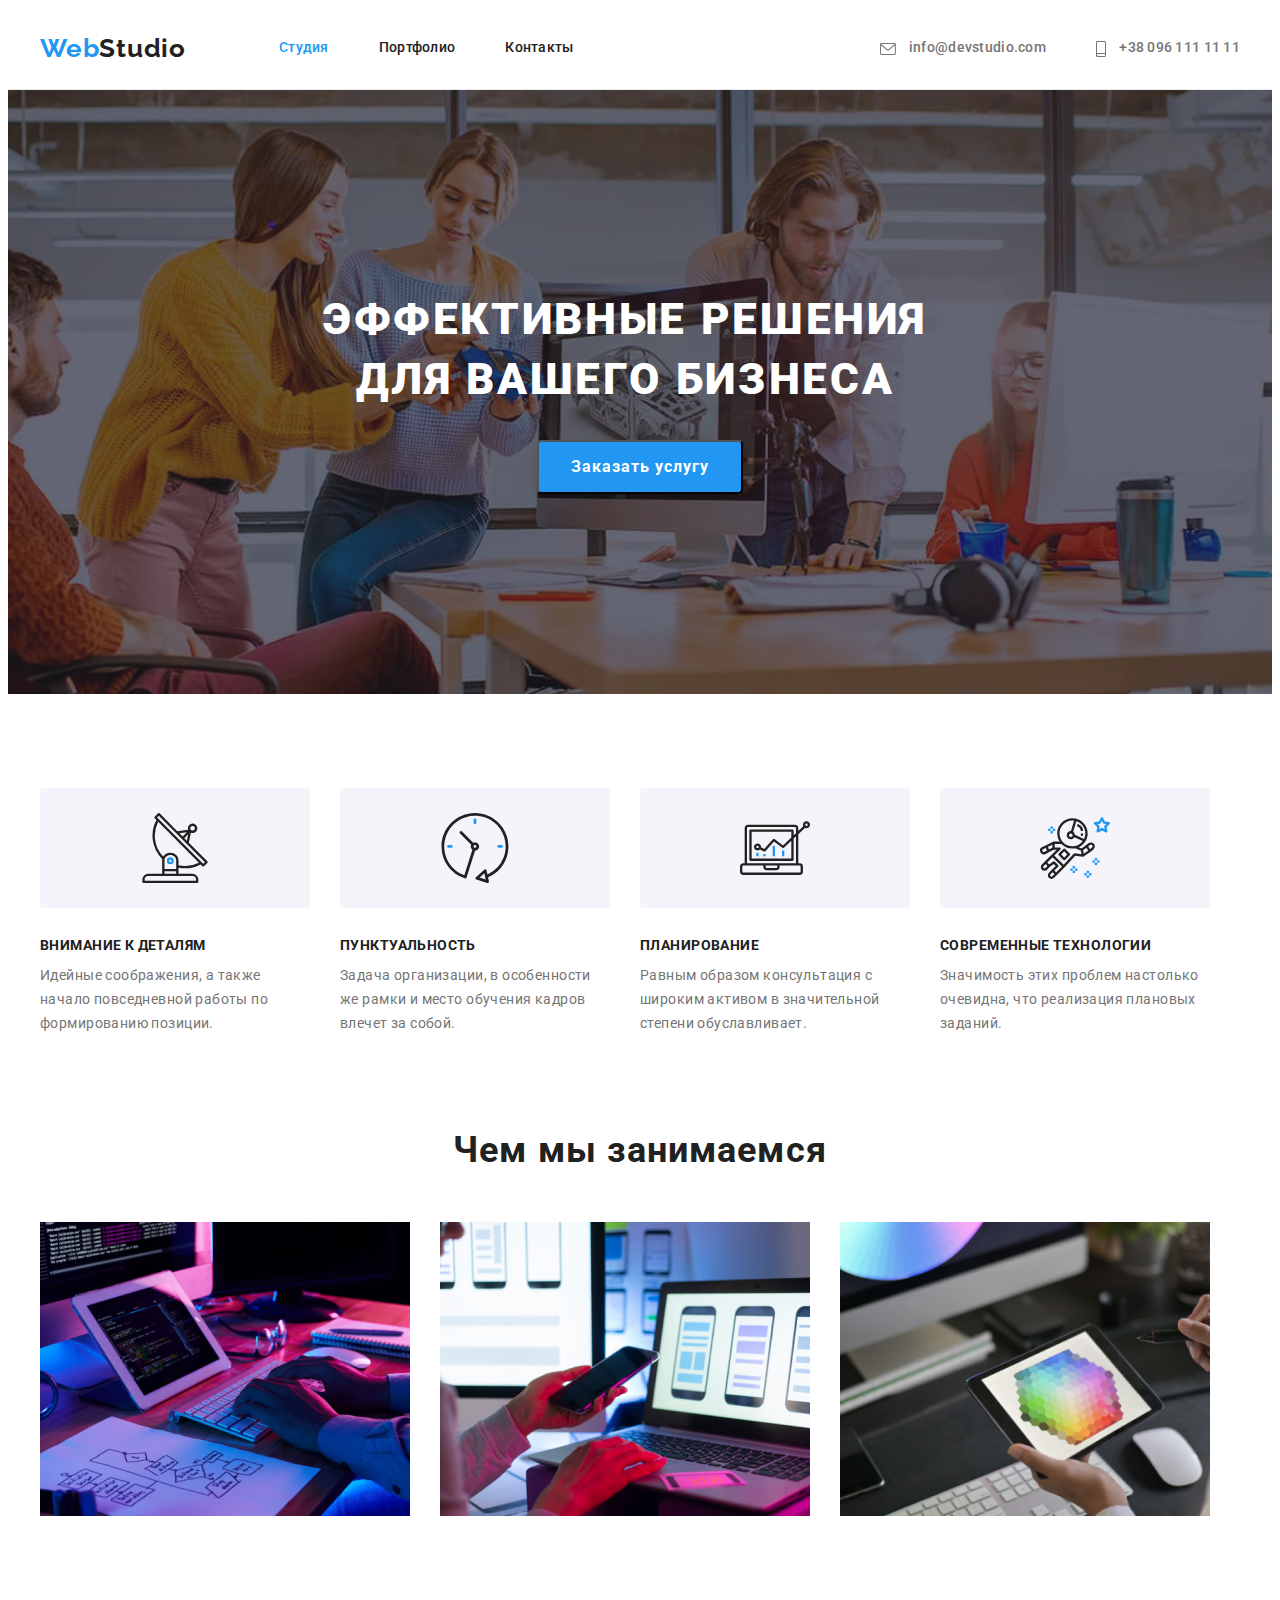
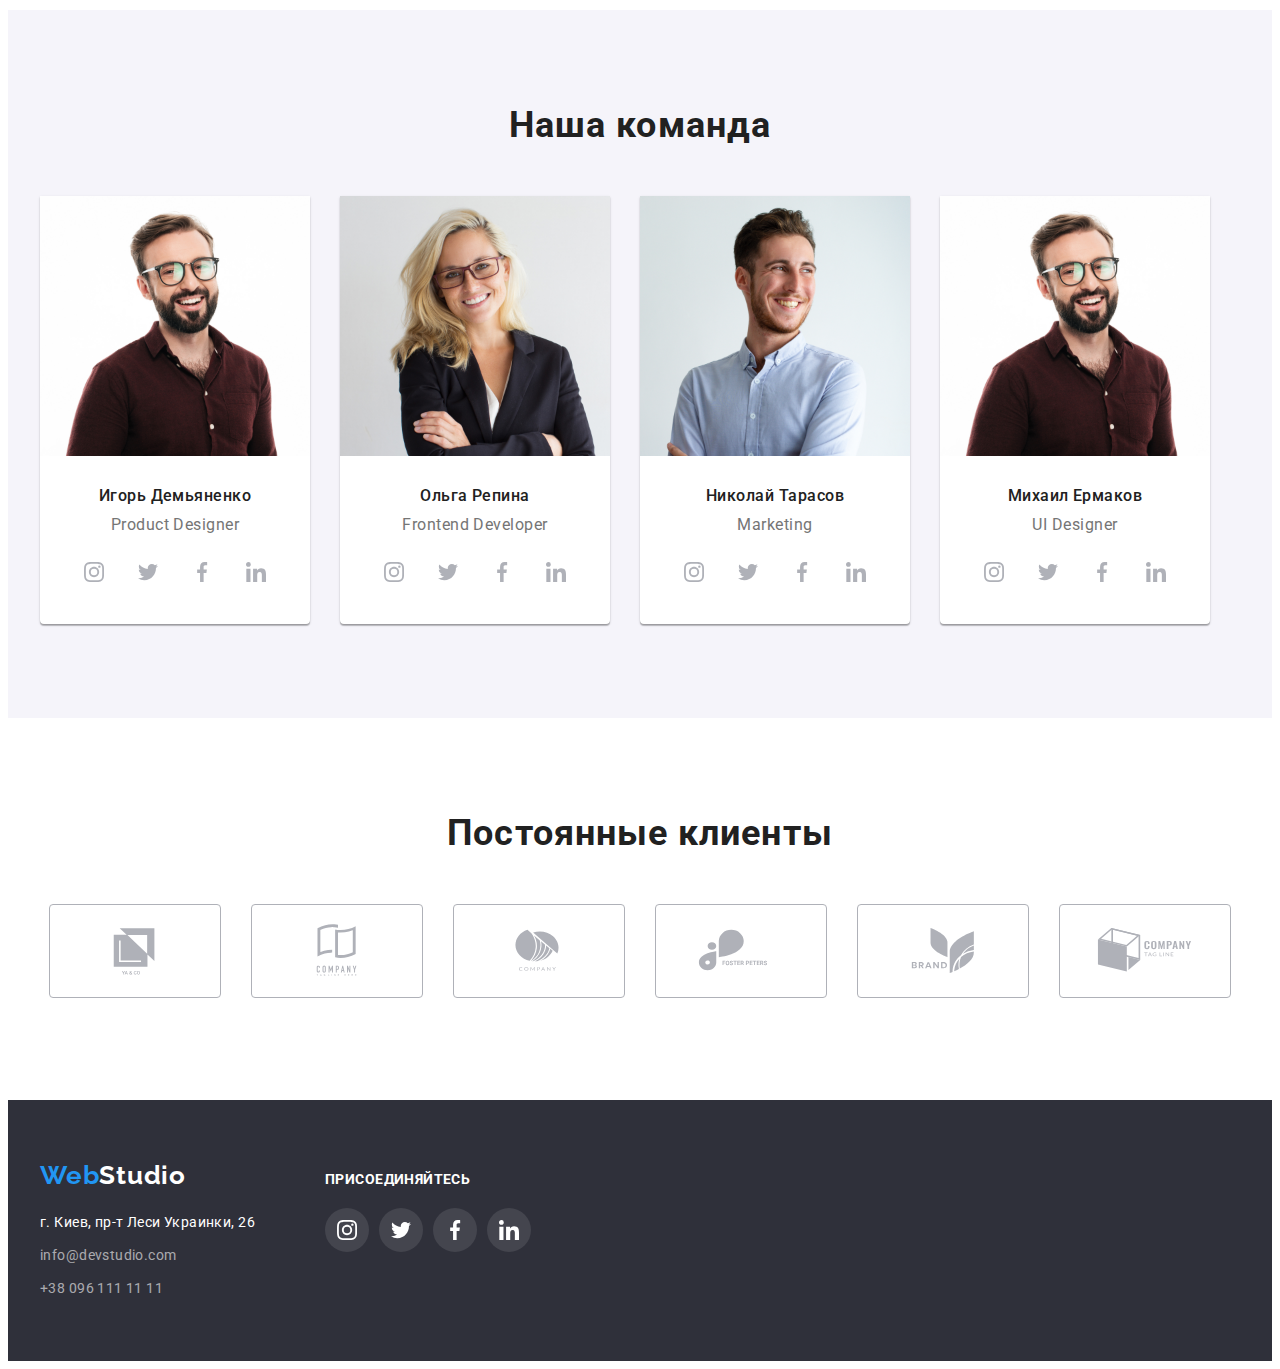
<file: index.html>
<!DOCTYPE html>
<html lang="ru">

<head>
    <meta charset="UTF-8">
    <meta http-equiv="X-UA-Compatible" content="IE=edge">
    <meta name="viewport" content="width=device-width, initial-scale=1.0">
    <title>WebStudio</title>
    <link href="https://fonts.googleapis.com/css2?family=Raleway:wght@700&family=Roboto:wght@400;500;700;900&display=swap"
          rel="stylesheet">
    <link rel="stylesheet" href="https://cdnjs.cloudflare.com/ajax/libs/modern-normalize/1.1.0/modern-normalize.min.css"
          integrity="sha512-wpPYUAdjBVSE4KJnH1VR1HeZfpl1ub8YT/NKx4PuQ5NmX2tKuGu6U/JRp5y+Y8XG2tV+wKQpNHVUX03MfMFn9Q=="
          crossorigin="anonymous" referrerpolicy="no-referrer" />
    <link rel="stylesheet" href="./css/style.css">
</head>

<body>
    <header class="header">
        <div class="container header_nav">
            <a class="logo_title link_logo" href="./index.html"><span class="logo">Web</span>Studio</a>
        <nav class="navigation">
            <ul class="nav_list list">
                <li class="nav_item">
                    <a class="link_active nav_link link" href="">Студия</a>
                </li>
                <li class="nav_item" >
                    <a class="nav_link link" href="./portfolio.html">Портфолио</a>
                </li>
                <li class="nav_item">
                    <a class="nav_link link" href="">Контакты</a>
                </li>
            </ul>
        </nav>
        <div class="header_contact">
        <ul class="contact_list list">
            <li class="contact_item" >
                <a class="contact_link link " href="mailto:info@devstudio.com">
                    <svg class="icon_contact" width="16" height ="12">
                        <use href="./img/icons.svg#icon-lettet"></use>
                    </svg>
                    info@devstudio.com</a>
            </li>
            <li class="contact_item">
                <a class="contact_link link" href="tel:+380961111111">
                <svg class="icon_contact" width="10" height ="16">
                    <use href="./img/icons.svg#icon-smartphone"></use>
                </svg>
                    +38 096 111 11 11</a>
            </li>
        </ul></div>
        </div>
    </header>
    <main>
        <section class="hero section">
            <div class="container">
            <h1 class="hero_title">Эффективные решения для вашего бизнеса</h1>
            <button class="hero_btn" type="button">Заказать услугу</button>
            </div>
        </section>
        <section class="features section">
            <div class="container">
            <ul class="features_list list">
                <li class="features_item">
                    <div class="icon_container">
                    <svg class="icon_features">
                        <use href="./img/icons.svg#icon-antenna-1"></use>
                    </svg>
                    </div>
                    <h3 class="features_title">Внимание к деталям</h3>
                    <p class="features_text">Идейные соображения, а также начало повседневной работы по формированию позиции.</p>
                </li>
                <li class="features_item">
                    <div class="icon_container">
                        <svg class="icon_features">
                            <use href="./img/icons.svg#icon-clock-1"></use>
                        </svg>
                    </div>
                    <h3 class="features_title">Пунктуальность</h3>
                    <p class="features_text">Задача организации, в особенности же рамки и место обучения кадров влечет за собой.</p>
                </li>
                <li class="features_item">
                    <div class="icon_container">
                        <svg class="icon_features">
                            <use href="./img/icons.svg#icon-diagram-1"></use>
                        </svg>
                    </div>
                    <h3 class="features_title">Планирование</h3>
                    <p class="features_text">Равным образом консультация с широким активом в значительной степени обуславливает.</p>
                </li>
                <li class="features_item">
                    <div class="icon_container">
                        <svg class="icon_features">
                            <use href="./img/icons.svg#icon-astronaut-1"></use>
                        </svg>
                    </div>
                    <h3 class="features_title">Современные технологии</h3>
                    <p class="features_text">Значимость этих проблем настолько очевидна, что реализация плановых заданий.</p>
                </li>
            </ul> </div>
        </section>
        <section class="works section">
            <div class="container">
            <h2 class="works_title">Чем мы занимаемся</h2>

            <ul class="works_list list">
                <li class="works_item">
                    <img src="./img/box1.jpg" alt="Фото1_создание сайтов" width="370" height="294">
                </li>
                <li class="works_item">
                    <img src="./img/box2.jpg" alt="Фото2_адаптивная верстка" width="370" height="294">
                </li>
                <li class="works_item">
                    <img src="./img/box3.jpg" alt="Фото3_адаптивная графика" width="370" height="294">
                </li>
            </ul> </div>
        </section>
        <section class="team section">
            <div class="container">
            <h2 class="team_title">Наша команда</h2>
            <ul class="team_list list">
                <li class="team_item">
                    <img src="./img/man1.jpg" alt="фото члена команды" width="270" height="260">
                    <p class="team_name">Игорь Демьяненко</p>
                    <p class="team_text">Product Designer</p>
                    <ul class="soc_list list">
                        <li class="soc_item">
                            <a class="soc_link" href="#">
                                <svg class="icon_soc">
                                    <use href="./img/icons.svg#icon-instagram-2"></use>
                                </svg>
                            </a>
                        </li>
                        <li class="soc_item" >
                            <a class="soc_link" href="#">
                                <svg class="icon_soc">
                                    <use href="./img/icons.svg#icon-twitter-1"></use>
                                </svg>
                            </a>
                        </li>
                        <li class="soc_item">
                            <a class="soc_link" href="#">
                                <svg class="icon_soc">
                                    <use href="./img/icons.svg#icon-facebook-1"></use>
                                </svg>
                            </a>
                        </li>
                        <li class="soc_item">
                            <a class="soc_link" href="#">
                                <svg class="icon_soc">
                                    <use href="./img/icons.svg#icon-linkedin-1"></use>
                                </svg>
                            </a>
                        </li>

                    </ul>
                </li>
                <li class="team_item" >
                    <img src="./img/woman.jpg" alt="фото члена команды" width="270" height="260">
                    <p class="team_name">Ольга Репина</p>
                    <p class="team_text" >Frontend Developer</p>
                    <ul class="soc_list list">
                        <li class="soc_item">
                            <a class="soc_link" href="#">
                                <svg class="icon_soc">
                                    <use href="./img/icons.svg#icon-instagram-2"></use>
                                </svg>
                            </a>
                        </li>
                        <li class="soc_item">
                            <a class="soc_link" href="#">
                                <svg class="icon_soc">
                                    <use href="./img/icons.svg#icon-twitter-1"></use>
                                </svg>
                            </a>
                        </li>
                        <li class="soc_item">
                            <a class="soc_link" href="#">
                                <svg class="icon_soc">
                                    <use href="./img/icons.svg#icon-facebook-1"></use>
                                </svg>
                            </a>
                        </li>
                        <li class="soc_item">
                            <a class="soc_link" href="#">
                                <svg class="icon_soc">
                                    <use href="./img/icons.svg#icon-linkedin-1"></use>
                                </svg>
                            </a>
                        </li>
                    
                    </ul>
                </li>
                <li class="team_item">
                    <img src="./img/man2.jpg" alt="фото члена команды" width="270" height="260">
                    <p class="team_name" >Николай Тарасов</p>
                    <p class="team_text">Marketing</p>
                    <ul class="soc_list list">
                        <li class="soc_item">
                            <a class="soc_link" href="#">
                                <svg class="icon_soc">
                                    <use href="./img/icons.svg#icon-instagram-2"></use>
                                </svg>
                            </a>
                        </li>
                        <li class="soc_item">
                            <a class="soc_link" href="#">
                                <svg class="icon_soc">
                                    <use href="./img/icons.svg#icon-twitter-1"></use>
                                </svg>
                            </a>
                        </li>
                        <li class="soc_item">
                            <a class="soc_link" href="#">
                                <svg class="icon_soc">
                                    <use href="./img/icons.svg#icon-facebook-1"></use>
                                </svg>
                            </a>
                        </li>
                        <li class="soc_item">
                            <a class="soc_link" href="#">
                                <svg class="icon_soc">
                                    <use href="./img/icons.svg#icon-linkedin-1"></use>
                                </svg>
                            </a>
                        </li>
                    
                    </ul>
                </li>
                <li class="team_item" >
                    <img src="./img/man1.jpg" alt="фото члена команды" width="270" height="260">
                    <p class="team_name">Михаил Ермаков</p>
                    <p class="team_text" >UI Designer</p>
                    <ul class="soc_list list">
                        <li class="soc_item">
                            <a class="soc_link" href="#">
                                <svg class="icon_soc">
                                    <use href="./img/icons.svg#icon-instagram-2"></use>
                                </svg>
                            </a>
                        </li>
                        <li class="soc_item">
                            <a class="soc_link" href="#">
                                <svg class="icon_soc">
                                    <use href="./img/icons.svg#icon-twitter-1"></use>
                                </svg>
                            </a>
                        </li>
                        <li class="soc_item">
                            <a class="soc_link" href="#">
                                <svg class="icon_soc">
                                    <use href="./img/icons.svg#icon-facebook-1"></use>
                                </svg>
                            </a>
                        </li>
                        <li class="soc_item">
                            <a class="soc_link" href="#">
                                <svg class="icon_soc">
                                    <use href="./img/icons.svg#icon-linkedin-1"></use>
                                </svg>
                            </a>
                        </li>
                    </ul>
                </li>
            </ul> </div>
        </section>
        <section class="client section">
            <div class="container">
            <h2 class="client_title">Постоянные клиенты</h2>
            <ul class="client_list list">
                <li class="client_item">
                    <a class="client_link" href="">
                        <svg class="client_icon">
                            <use href="./img/icons.svg#icon-Logo"></use>
                        </svg>
                    </a>
                </li>
                <li class="client_item">
                    <a class= "client_link" href="">
                        <svg class="client_icon">
                            <use href="./img/icons.svg#icon-Logo-1"></use>
                        </svg>
                    </a>
                </li>
                <li class="client_item">
                    <a class="client_link" href="">
                        <svg class="client_icon">
                            <use href="./img/icons.svg#icon-Logo-2"></use>
                        </svg>
                    </a>
                </li>
                <li class="client_item">
                    <a class="client_link" href="">
                        <svg class="client_icon">
                            <use href="./img/icons.svg#icon-Logo-3"></use>
                        </svg>
                    </a>
                </li>
                <li class="client_item">
                    <a class="client_link" href="">
                        <svg class="client_icon">
                            <use href="./img/icons.svg#icon-Logo-4"></use>
                        </svg>
                    </a>
                </li>
                <li class="client_item">
                    <a class="client_link" href="">
                        <svg class="client_icon">
                            <use href="./img/icons.svg#icon-Logo-5"></use>
                        </svg>
                    </a>
                </li>
             </ul>
            </div>
        </section>
    </main>
    <footer class="footer_nav">
        <div class="container footer">
        <div class="footer_adress">
           <a class="footer_logo link_logo" href=""><span class="logo">Web</span>Studio</a>
            <address class="footer_contact">
            г. Киев, пр-т Леси Украинки, 26
            <a class="footer_link link" href="mailto:info@devstudio.com">info@devstudio.com</a>
            <a class="footer_link link" href="tel:+380961111111">+38 096 111 11 11</a>
        </address>
       </div>
        <div class="footer_soc">
            <h3 class="footer_soc_title">присоединяйтесь</h3>
            <ul class="footer_list list">
                <li class="footer_soc_item">
                    <a class="footer_soc_link" href="#">
                        <svg class="footer_icon_soc">
                            <use href="./img/icons.svg#icon-instagram-2"></use>
                        </svg>
                    </a>
                </li>
                <li class="footer_soc_item">
                    <a class="footer_soc_link" href="#">
                        <svg class="footer_icon_soc">
                            <use href="./img/icons.svg#icon-twitter-1"></use>
                        </svg>
                    </a>
                </li>
                <li class="footer_soc_item">
                    <a class="footer_soc_link" href="#">
                        <svg class="footer_icon_soc">
                            <use href="./img/icons.svg#icon-facebook-1"></use>
                        </svg>
                    </a>
                </li>
                <li class="footer_soc_item">
                    <a class="footer_soc_link" href="#">
                        <svg class="footer_icon_soc">
                            <use href="./img/icons.svg#icon-linkedin-1"></use>
                        </svg>
                    </a>
                </li>
            
            </ul>
        </div>
    </div>
    </footer>
</body>

</html>
</file>
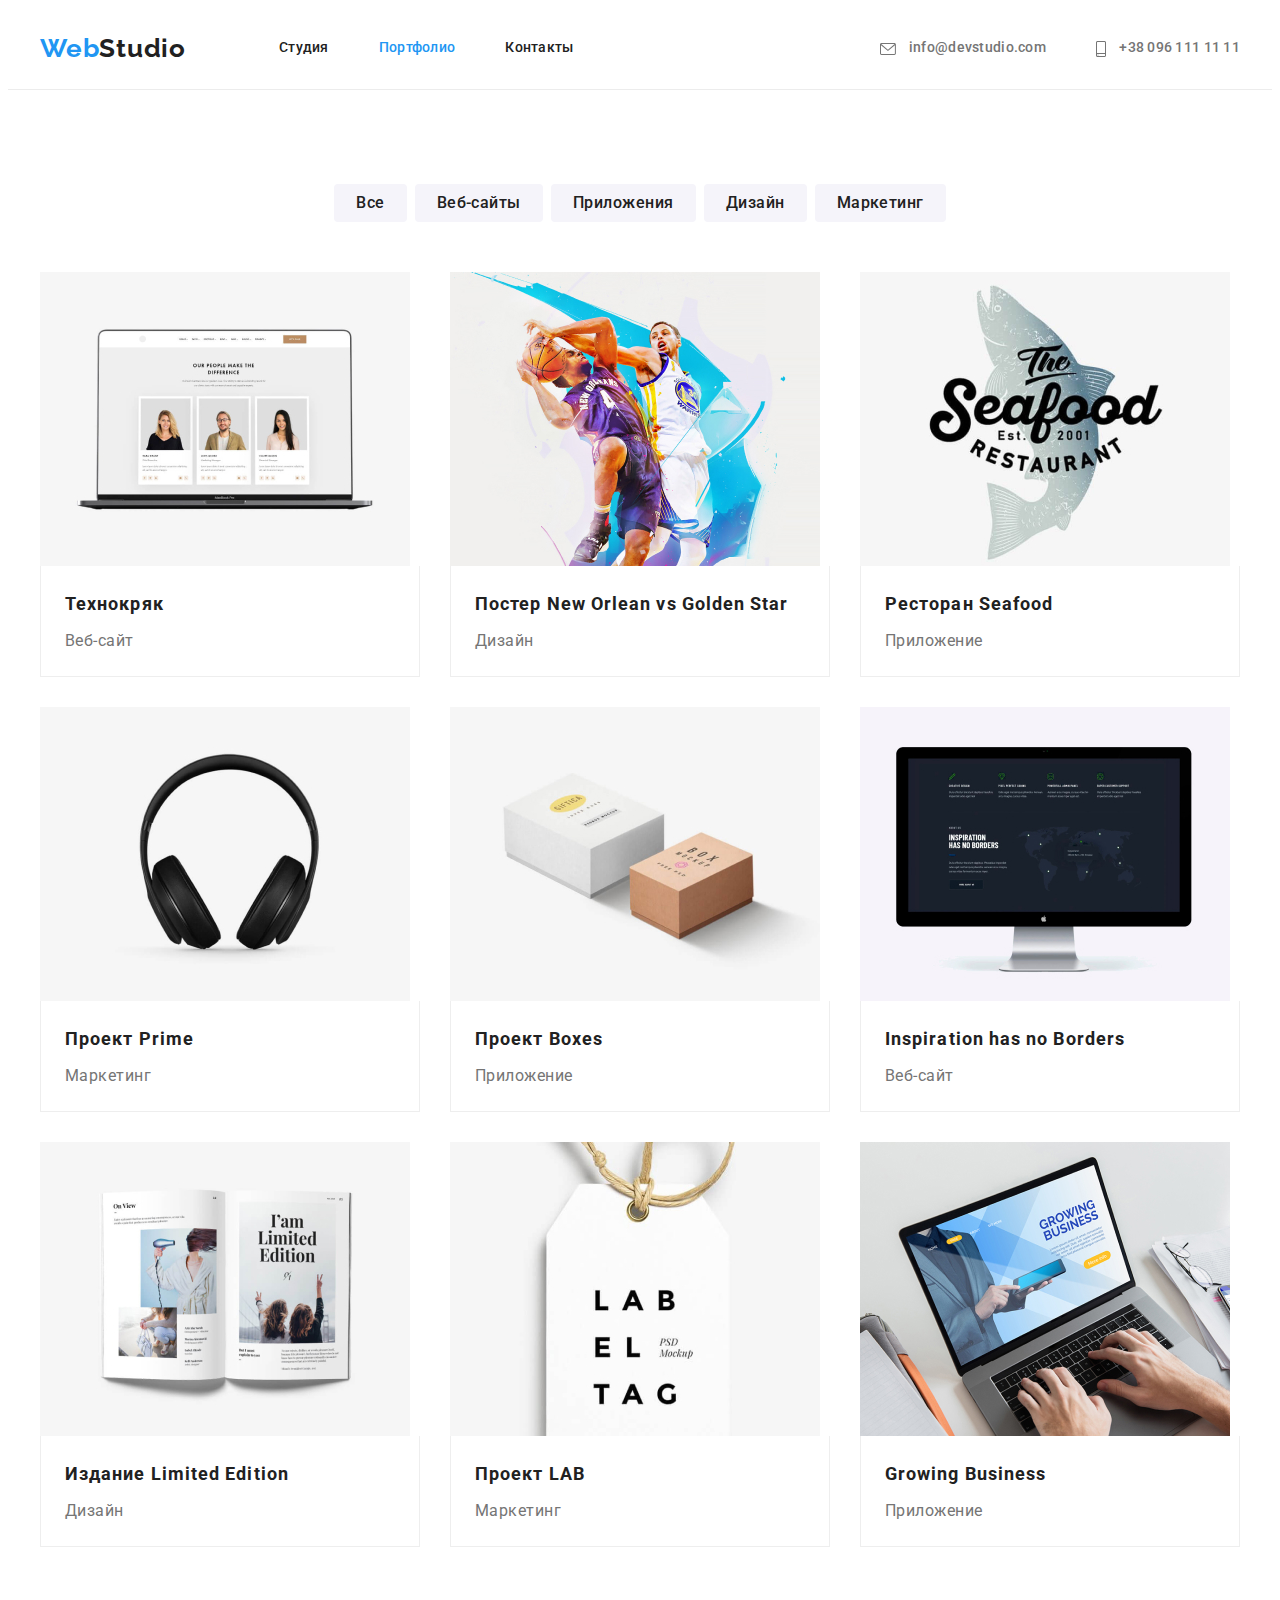
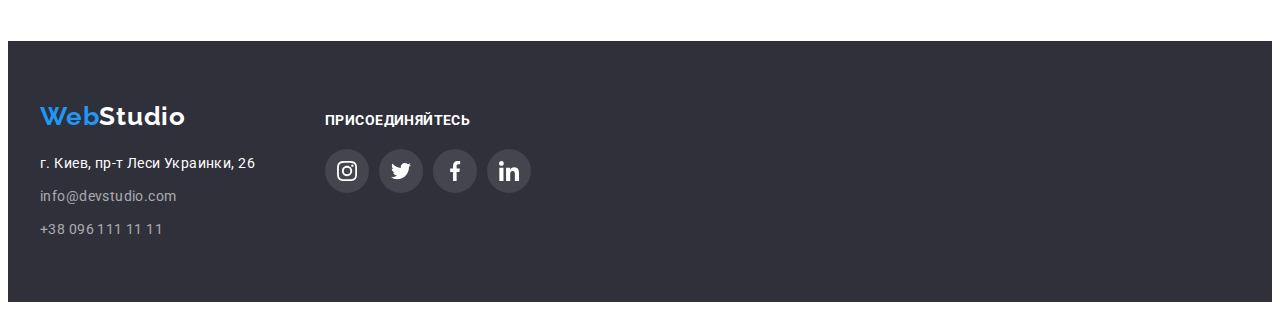
<file: portfolio.html>
<!DOCTYPE html>
<html lang="ru">
<head>
    <meta charset="UTF-8">
    <meta http-equiv="X-UA-Compatible" content="IE=edge">
    <meta name="viewport" content="width=device-width, initial-scale=1.0">
    <title>Portfolio</title>
    <link href="https://fonts.googleapis.com/css2?family=Raleway:wght@700&family=Roboto:wght@400;500;700;900&display=swap" rel="stylesheet">
    <link rel="stylesheet" href="https://cdnjs.cloudflare.com/ajax/libs/modern-normalize/1.1.0/modern-normalize.min.css"
          integrity="sha512-wpPYUAdjBVSE4KJnH1VR1HeZfpl1ub8YT/NKx4PuQ5NmX2tKuGu6U/JRp5y+Y8XG2tV+wKQpNHVUX03MfMFn9Q=="
          crossorigin="anonymous" referrerpolicy="no-referrer" />
    <link rel="stylesheet" href="./css/style.css">
</head>
<body>
    <header class="header">
        <div class="container header_nav">
            <a class="logo_title link_logo" href="./index.html"><span class="logo">Web</span>Studio</a>
            <nav class="navigation">
                <ul class="nav_list list">
                    <li class="nav_item">
                        <a class="nav_link link" href="./index.html">Студия</a>
                    </li>
                    <li class="nav_item">
                        <a class="link_active nav_link link" href="">Портфолио</a>
                    </li>
                    <li class="nav_item">
                        <a class="nav_link link" href="">Контакты</a>
                    </li>
                </ul>
            </nav>
            <div class="header_contact">
                <ul class="contact_list list">
                    <li class="contact_item">
                        <a class="contact_link link " href="mailto:info@devstudio.com">
                            <svg class="icon_contact" width="16" height="12">
                                <use href="./img/icons.svg#icon-lettet"></use>
                            </svg>
                            info@devstudio.com</a>
                    </li>
                    <li class="contact_item">
                        <a class="contact_link link" href="tel:+380961111111">
                            <svg class="icon_contact" width="10" height="16">
                                <use href="./img/icons.svg#icon-smartphone"></use>
                            </svg>
                            +38 096 111 11 11</a>
                    </li>
                </ul>
            </div>
        </div>
    </header>
    <main>
        <section class="galerie">
            <div class="container"></div>
            <h1 class="visually-hidden">Портфолио</h1>
            <ul class="filter_list list">
                <li class="filter_item">
                    <button class ="filter_btn"
                    type="button">Все</button>
                </li>
                <li class="filter_item">
                    <button class="filter_btn" type="button">Веб-сайты</button>
                </li>
                <li class="filter_item">
                    <button class="filter_btn" type="button">Приложения</button>
                </li>
                <li class="filter_item">
                    <button class="filter_btn" type="button">Дизайн</button>
                </li>
                <liclass="filter_item" >
                    <button class="filter_btn" type="button">Маркетинг</button>
                </li>
            </ul>
            </div>
            <div class="container">
            <ul class="galerie_list list">
                <li class="galerie_item">
                    <a class="link" href="#"><img src="./img/tehnocraick.jpg" alt="Вебсайт Технокряк" width="370" height="294">
                    <div class="text_card">
                    <h2 class="galerie_title">Технокряк</h2>
                    <p class="galerie_text">Веб-сайт</p> </div></a>
                </li>
                <li class="galerie_item">
                    <a class="link" href="#"><img src="./img/poster.jpg" alt="Постер New Orlean vs Golden Star" width="370" height="294">
                    <div class="text_card">
                    <h2 class="galerie_title" >Постер New Orlean vs Golden Star</h2>
                    <p class="galerie_text" >Дизайн</p> </div>
                    </a>
                   
                </li>
                <li class="galerie_item">
                    <a class="link" href="#"><img src="./img/seafood.jpg" alt="Ресторан Seafood" width="370" height="294">
                    <div class="text_card">
                    <h2 class="galerie_title" >Ресторан Seafood</h2>
                    <p class="galerie_text" >Приложение</p> </div> </a>
                    
                </li>
                <li class="galerie_item" >
                    <a class="link" href="#"><img src="./img/prime.jpg" alt="Проект Prime" width="370" height="294">
                    <div class="text_card">
                    <h2 class="galerie_title">Проект Prime</h2>
                    <p class="galerie_text" >Маркетинг</p></div> </a>
                    
                </li>
                <li class="galerie_item">
                    <a class="link" href="#"><img src="./img/boxes.jpg" alt="Проект Boxes" width="370" height="294">
                    <div class="text_card">
                    <h2 class="galerie_title">Проект Boxes</h2>
                    <p class="galerie_text">Приложение</p></div> </a>
                    
                </li>
                <li class="galerie_item">
                    <a class="link" href="#"><img src="./img/inspiration.jpg" alt="Inspiration has no Borders" width="370" height="294">
                    <div class="text_card">
                    <h2 class="galerie_title" >Inspiration has no Borders</h2>
                    <p class="galerie_text" >Веб-сайт</p> </div></a>
                   
                </li>
                <li class="galerie_item">
                    <a class="link" href="#"><img src="./img/limited.jpg" alt="Издание Limited Edition" width="370" height="294">
                    <div class="text_card">
                    <h2 class="galerie_title">Издание Limited Edition</h2>
                    <p class="galerie_text" >Дизайн</p> </div></a>
                   
                </li>
                <li class="galerie_item">
                    <a class="link" href="#"><img src="./img/lab.jpg" alt="Проект LAB" width="370" height="294">
                    <div class="text_card">
                    <h2 class="galerie_title">Проект LAB</h2>
                    <p class="galerie_text">Маркетинг</p> </div></a>
                    
                </li>
                <li class="galerie_item">
                    <a class="link" href="#"><img src="./img/growing.jpg" alt="Growing Business" width="370" height="294">
                    <div class="text_card">
                    <h2 class="galerie_title">Growing Business</h2>
                    <p class="galerie_text" >Приложение</p></div> </a>
                    
                </li>
            </ul></div>
        </section>
    </main>
<footer class="footer_nav">
    <div class="container footer">
        <div class="footer_adress">
            <a class="footer_logo link_logo" href=""><span class="logo">Web</span>Studio</a>
            <address class="footer_contact">
                г. Киев, пр-т Леси Украинки, 26
                <a class="footer_link link" href="mailto:info@devstudio.com">info@devstudio.com</a>
                <a class="footer_link link" href="tel:+380961111111">+38 096 111 11 11</a>
            </address>
        </div>
        <div class="footer_soc">
            <h3 class="footer_soc_title">присоединяйтесь</h3>
            <ul class="footer_list list">
                <li class="footer_soc_item">
                    <a class="footer_soc_link" href="#">
                        <svg class="footer_icon_soc">
                            <use href="./img/icons.svg#icon-instagram-2"></use>
                        </svg>
                    </a>
                </li>
                <li class="footer_soc_item">
                    <a class="footer_soc_link" href="#">
                        <svg class="footer_icon_soc">
                            <use href="./img/icons.svg#icon-twitter-1"></use>
                        </svg>
                    </a>
                </li>
                <li class="footer_soc_item">
                    <a class="footer_soc_link" href="#">
                        <svg class="footer_icon_soc">
                            <use href="./img/icons.svg#icon-facebook-1"></use>
                        </svg>
                    </a>
                </li>
                <li class="footer_soc_item">
                    <a class="footer_soc_link" href="#">
                        <svg class="footer_icon_soc">
                            <use href="./img/icons.svg#icon-linkedin-1"></use>
                        </svg>
                    </a>
                </li>

            </ul>
        </div>
    </div>
</footer>
</body>
</html>
</file>
<file: css/style.css>
:root {
    --header-color: #2F303A;
    --title-color: #212121;
    --text-color: #757575;
    --blue-text-color: #2196F3;
    --background-color: #F5F4FA;
    --secondary-color: #ffffff;
}

body {
    font-family: Roboto, Tahomo, sans-serif;
    color: var(--text-color);
}

p, 
h1, 
h2, 
h3, 
h4, 
h5, 
h6 {
    margin: 0;
}

ul,
ol {
    padding-left: 0;
    margin: 0;
}
img {
    display: block;
    max-width: 100%;
    height: auto;
}
.container {
    width: 1200px;
    padding-left: 15px;
    padding-right: 15px;
    margin: 0 auto;
}
.list {
    list-style: none;
}
.link {
    text-decoration: none;
}
.link:hover,
.link:focus {
    color: var(--blue-text-color);
}
.link_logo {
    text-decoration: none;
}
.visually-hidden {
    position: absolute;
    white-space: nowrap;
    width: 1px;
    height: 1px;
    overflow: hidden;
    border: 0;
    padding: 0;
    clip: rect(0 0 0 0);
    clip-path: inset(50%);
    margin: -1px;
}
.section {
    padding-top: 94px;
    padding-bottom: 94px;
}
/* ---------------------header------------------------- */

.header {
    border-bottom: 1px solid #ECECEC;
}
.header_nav {
    display: flex;
    align-items: center;
}
.navigation, .contact_link {
    background-color: var(--secondary-color);
    font-weight: 500;
    font-size: 14px;
    line-height: 1.14;
    letter-spacing: 0.02em;
    
}

.logo_title {
    padding-top: 25px;
    padding-bottom: 25px;
    margin-right: 93px;
    
}

.logo_title, .footer_logo {
    font-family: Raleway, Tahoma, sans-serif;
    font-weight: 700;
    font-size: 26px;
    line-height: 1.19;
    letter-spacing: 0.03em;
 
}

.logo_title, .nav_link {
    color: var(--title-color);
}
.logo {
    color: var(--blue-text-color);
}
.icon_contact {
    fill: currentColor;
    margin-right: 10px;
    vertical-align: middle;
}

.link_active{
    color: var(--blue-text-color);
}
.contact_link {
    color: var(--text-color);


}
.nav_list {
    display: flex;
}
.nav_item:not(:last-child) {
    margin-right: 50px;
}
.nav_link, .contact_link{
    display: block;
    padding-top: 32px;
    padding-bottom: 32px;
  } 
.header_contact {
    margin-left: auto;
}
.contact_list {
    display: flex;
    align-items: center;
    
}


.contact_item:not(:last-child) {
    margin-right: 50px; 
}


/* ---------------------hero------------------------- */

.hero {
    background-color: var(--header-color);
    padding-top: 200px;
    padding-bottom: 200px;
    max-width: 1600px;
    margin: 0 auto;
    background-image: linear-gradient(
        rgba(47, 48, 58, 0.4),
        rgba(47, 48, 58, 0.4)
    ),
    url(../img/overlay.jpg);
    background-repeat: no-repeat;
    background-size: cover;
    background-position: center;
}
.hero_title {
    margin-bottom: 30px;
    margin-left: 237px;
    margin-right: auto;
    width: 696px;
    font-weight: 900;
    font-size: 44px;
    line-height: 1.36;
    text-align: center;
    letter-spacing: 0.06em;
    text-transform: uppercase;
    color: var(--secondary-color);
    
}
.hero_btn {
    display: block;
    margin: 0 auto;
    padding: 10px 32px;
    cursor: pointer;
    font-family: inherit;
    font-weight: 700;
    font-size: 16px;
    line-height: 1.88;
    align-items: center;
    text-align: center;
    letter-spacing: 0.06em;
    background-color: var(--blue-text-color);
    color: var(--secondary-color);
    box-shadow: 0px 4px 4px rgba(0, 0, 0, 0.15);
    border-radius: 4px;
}

/* --------------------features------------------------ */
.features {
    padding-bottom: 0;
}

.icon_features {
    width: 70px;
    height: 70px;
   
    
    
}
.icon_container {
    background-color: var(--background-color);
    height: 120px;
    border-radius: 4px;
    margin-bottom: 30px;
    display: flex;
    justify-content: center;
    align-items: center;
    
}
.features_title {
    font-weight: 700;
    font-size: 14px;
    line-height: 1.14;
    letter-spacing: 0.03em;
    text-transform: uppercase;
    color: var(--title-color);
    margin-bottom: 10px;
}    

.features_text, .footer_nav {
    font-size: 14px;
    line-height: 1.71;
    letter-spacing: 0.03em;
}
.features_list {
    display: flex;
}

.features_item {
    width: 270px;
}

.features_item:not(:last-child) {
    margin-right: 30px;
}
/* --------------------works-team ----------------------- */

.works_title, .team_title, .client_title {
    font-weight: 700;
    font-size: 36px;
    line-height: 1.17;
    letter-spacing: 0.03em;
    color: var(--title-color);
}
.works_title {
    margin-bottom: 50px;
    text-align: center;
}
.works_list {
    display: flex;
}
.works_item:not(:last-child) {
    margin-right: 30px;
}

.team {
    background-color: var(--background-color);
    font-size: 16px;
    line-height: 1.19;
    letter-spacing: 0.03em;
}
.team_title {
    margin-bottom: 50px;
    text-align: center;
}
.team_list {
    display: flex;
}
.team_item {
    background-color: var(--secondary-color);
    box-shadow: 0px 1px 3px rgba(0, 0, 0, 0.12),
    0px 1px 1px rgba(0, 0, 0, 0.14),
    0px 2px 1px rgba(0, 0, 0, 0.2);
    border-radius: 0px 0px 4px 4px;
}    

.team_item:not(:last-child) {
    margin-right: 30px;
}

.team_name {
    font-weight: 500;
    color: var(--title-color);
    margin-top: 30px;
    margin-bottom: 10px;
    text-align: center;
}
.team_text {
    text-align: center;
    margin-bottom: 16px;
}

.soc_list {
    display: flex;
    justify-content: center;
}
.soc_item + .soc_item {
    margin-left: 10px;
    margin-bottom: 30px;
}
.soc_link {
    width: 44px;
    height: 44px;
    background-color: var(--secondary-color);
    border-radius: 50%;
    display: flex;
    justify-content: center;
    align-items: center;
    fill: #AFB1B8;
}

.soc_link:hover, .soc_link:focus {
    background-color: var(--blue-text-color);
    fill: var(--secondary-color);
}

.icon_soc {
    width: 20px;
    height: 20px;
}

/* ----------------------client----------------------- */

.client {
    padding-bottom: 102px;
}

.client_title {
    margin-bottom: 50px;
    text-align: center;
}

.client_list {
    display: flex;
    justify-content: center;
}

.client_item + .client_item {
    margin-left: 30px;
    }

.client_link {
    width: 170px;
    height: 92px;
    background-color: var(--secondary-color);
    border: 1px solid #AFB1B8;
    border-radius: 4px;
    display: flex;
    justify-content: center;
    align-items: center;
    fill: #AFB1B8;
}
.client_link:hover,
.client_link:focus {
    /* background-color: var(--blue-text-color); */
    fill: var(--blue-text-color);
    border: 1px solid var(--blue-text-color);
}
.client_icon {
    width: 106px;
    height: 60px;
}


/* --------------------footer----------------------- */
.footer_contact{
    font-style: normal;
}

.footer_nav {
    background-color: var(--header-color);
    color: var(--secondary-color);
    
 }
.footer_adress {
    padding-top: 60px;
    padding-bottom: 60px;
}
 .footer {
     display: flex;
     
 }
 .footer_soc {
    margin-left: 70px;
    padding-top: 72px;
    padding-bottom: 100px;
 }
.footer_logo {
    display: block;
    color: var(--secondary-color);
    margin-bottom: 20px;
}

.footer_link {
    color: rgba(255, 255, 255, 0.6);
    margin-top: 9px;
}
.footer_contact{
    display: flex;
    flex-flow: column wrap;
    }

.footer_soc_title {
    font-weight: 700;
    font-size: 14px;
    line-height: 1.14;
    letter-spacing: 0.03em;
    text-transform: uppercase;
    color: var(--secondary-color);
    margin-bottom: 20px;
}    
.footer_list {
    display: flex;
    
}

.footer_soc_item + .footer_soc_item {
    margin-left: 10px;
    
}

.footer_soc_link {
    width: 44px;
    height: 44px;
    background-color: rgba(255, 255, 255, 0.1);
    border-radius: 50%;
    display: flex;
    justify-content: center;
    align-items: center;
    fill: var(--secondary-color);
}

.footer_soc_link:hover,
.footer_soc_link:focus {
    background-color: var(--blue-text-color);
    fill: var(--secondary-color);
}

.footer_icon_soc {
    width: 20px;
    height: 20px;
}

/* --------------------portfolio-------------------- */
.filter_list {
    display: flex;
    justify-content: center;
    margin-bottom: 50px;
}
.filter_item:not(:last-child) {
    margin-right: 8px;
}
.filter_btn {
    cursor: pointer;
    padding: 6px 22px;
    font-family: inherit;
    font-weight: 500;
    font-size: 16px;
    line-height: 1.63;
    text-align: center;
    letter-spacing: 0.03em;
    color: var(--title-color);
    background-color: var(--background-color);
    border: none;
    border-radius: 4px;   
}

.filter_btn:hover,
.filter_btn:focus {
    background-color: var(--blue-text-color);
    color: var(--secondary-color);
    box-shadow: 0px 3px 1px rgba(0, 0, 0, 0.1),
    0px 1px 2px rgba(0, 0, 0, 0.08),
    0px 2px 2px rgba(0, 0, 0, 0.12);
    
}


/* --------------------galerie-------------------- */
.galerie {
    padding-top: 94px;
    padding-bottom: 94px;
}

.galerie_list {
    display: flex;
    flex-wrap: wrap;
    margin-left: -30px;
    margin-top: -30px;
    /* padding: 0; */
}
.galerie_item {
    margin-left: 30px;
    margin-top: 30px;
    flex-basis: calc((100% - 90px) / 3);
}
.galerie_title {
    margin-bottom: 4px;
    font-weight: 700;
    font-size: 18px;
    line-height: 2;
    letter-spacing: 0.06em;
    color: var(--title-color);
}

.galerie_text {
    font-size: 16px;
    line-height: 1.88;
    letter-spacing: 0.03em;
    color: var(--text-color); 
}

.text_card {
    padding: 20px 24px;
    /* padding-top: 20px;
    padding-bottom: 20px;
    padding-left: 24px; */
    border-bottom: 1px solid #EEEEEE;
    border-left: 1px solid #EEEEEE;
    border-right: 1px solid #EEEEEE;
}

.galerie_item:hover, .galerie_item:focus {
    box-shadow: 0px 4px 4px rgba(0, 0, 0, 0.25) ;
}
</file>
